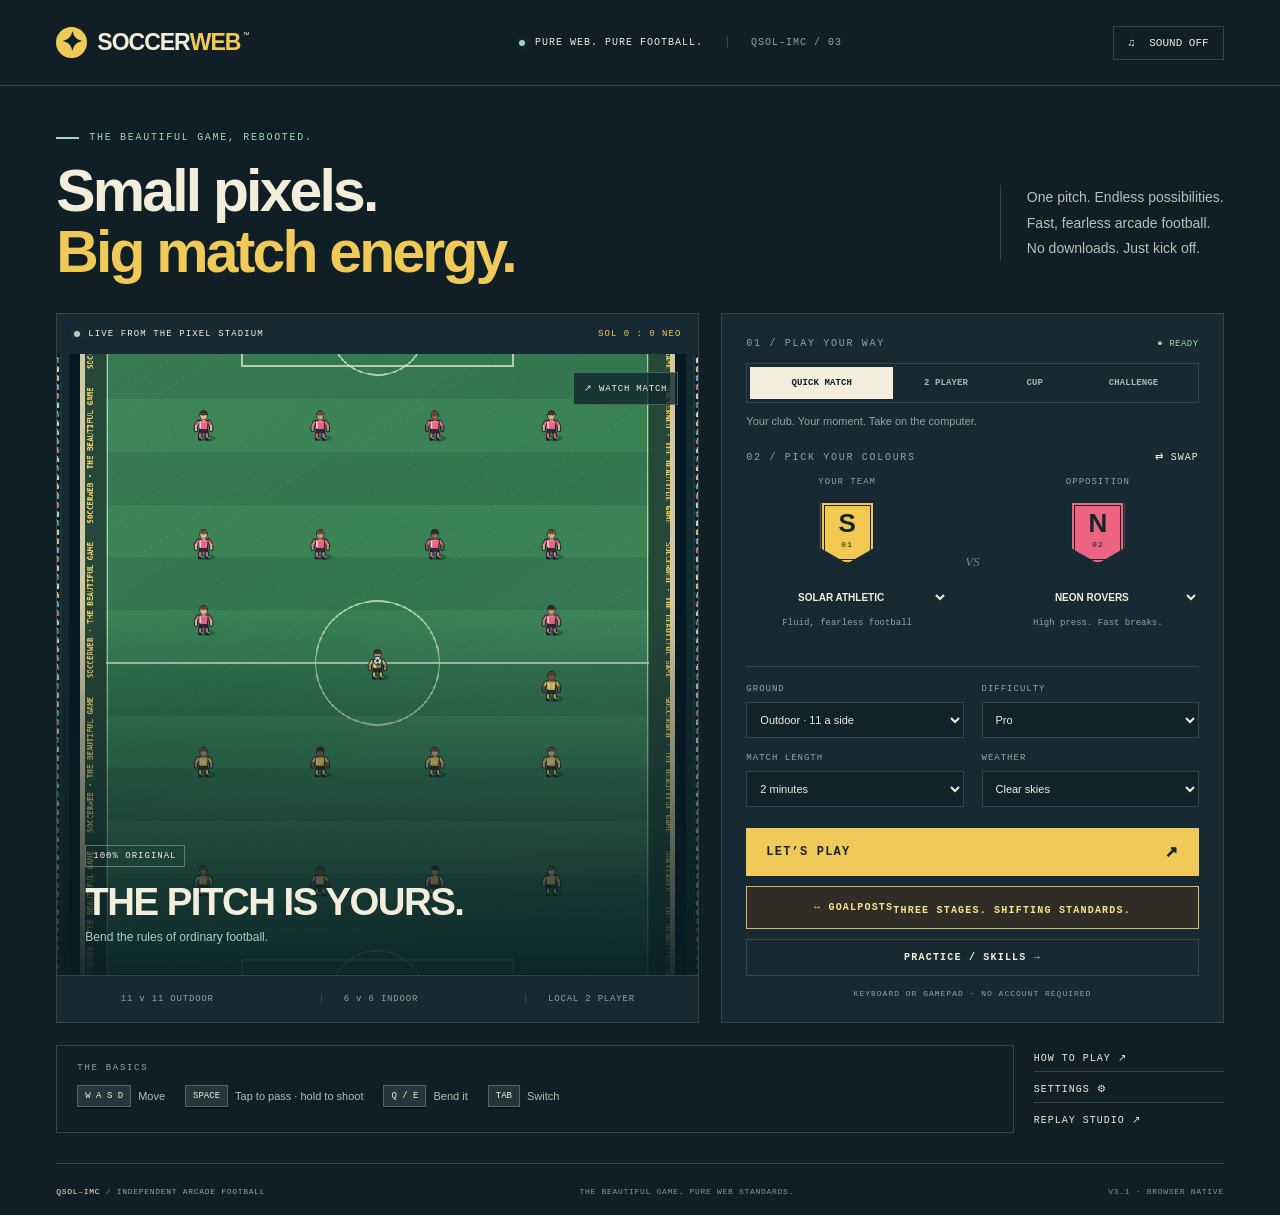
<file: index.html>
<!doctype html>
<html lang="en">
<head>
  <meta charset="utf-8"><meta name="viewport" content="width=device-width,initial-scale=1">
  <meta name="theme-color" content="#14252d"><meta name="description" content="Original arcade football. Bend it, chip it, win it. Built with pure web standards by QSOL-IMC.">
  <title>SOCCERWEB — The beautiful game.</title>
  <link rel="icon" href="./icon.svg" type="image/svg+xml"><link rel="manifest" href="./manifest.webmanifest"><link rel="stylesheet" href="./style.css">
</head>
<body>
<header class="topbar"><a class="brand" href="./" aria-label="Soccerweb home"><span class="brand-ball">✦</span> SOCCER<span>WEB</span><sup>™</sup></a><div class="top-meta"><span class="live-dot"></span> PURE WEB. PURE FOOTBALL. <span class="edition">QSOL–IMC / 03</span></div><button id="sound-toggle" class="icon-button" aria-label="Enable or mute audio" title="Enable or mute audio">♫ <span>SOUND OFF</span></button></header>
<main>
<section id="menu" aria-label="Match setup">
  <div class="intro"><div><p class="eyebrow"><span class="tiny-line"></span> THE BEAUTIFUL GAME, REBOOTED.</p><h1>Small pixels.<br><em>Big match energy.</em></h1></div><p class="intro-copy">One pitch. Endless possibilities.<br>Fast, fearless arcade football.<br>No downloads. Just kick off.</p></div>
  <div class="menu-grid">
    <div class="showcase">
      <div class="preview-tag"><span class="live-dot"></span> LIVE FROM THE PIXEL STADIUM <span id="demo-score">SOL 0 : 0 NEO</span></div>
      <div class="canvas-wrap"><canvas id="preview" aria-label="Live computer versus computer football demonstration"></canvas><div class="preview-caption"><span class="pill">100% ORIGINAL</span><h2>THE PITCH IS YOURS.</h2><p>Bend the rules of ordinary football.</p></div><button id="watch-demo" class="demo-button">↗ WATCH MATCH</button></div>
      <div class="showcase-footer"><span>11 v 11 OUTDOOR</span><span>6 v 6 INDOOR</span><span>LOCAL 2 PLAYER</span></div>
    </div>
    <section class="setup-card" aria-label="Create match">
      <div class="section-label"><span>01 / PLAY YOUR WAY</span><span class="status-dot">● READY</span></div>
      <div class="mode-tabs" role="group" aria-label="Game mode"><button data-mode="quick" class="active">QUICK MATCH</button><button data-mode="local">2 PLAYER</button><button data-mode="cup">CUP</button><button data-mode="challenge">CHALLENGE</button></div>
      <p id="mode-description" class="mode-description">Your club. Your moment. Take on the computer.</p>
      <div class="section-label"><span>02 / PICK YOUR COLOURS</span><button id="swap-teams" class="text-button" aria-label="Swap teams">⇄ SWAP</button></div>
      <div class="team-selectors"><div><label for="home-team">YOUR TEAM</label><div id="home-badge" class="team-badge">S<span>01</span></div><select id="home-team" aria-label="Your team"></select><p id="home-style"></p></div><span class="versus">VS</span><div><label for="away-team">OPPOSITION</label><div id="away-badge" class="team-badge away">N<span>02</span></div><select id="away-team" aria-label="Opponent team"></select><p id="away-style"></p></div></div>
      <div class="match-options"><label>GROUND<select id="ground"><option value="outdoor">Outdoor · 11 a side</option><option value="indoor">Indoor · 6 a side</option></select></label><label>DIFFICULTY<select id="difficulty"><option value="1">Club</option><option value="2" selected>Pro</option><option value="3">Elite</option></select></label><label>MATCH LENGTH<select id="duration"><option value="60">1 minute</option><option value="120" selected>2 minutes</option><option value="240">4 minutes</option><option value="360">6 minutes</option></select></label><label>WEATHER<select id="weather"><option value="clear">Clear skies</option><option value="rain">Rain · slick turf</option></select></label></div>
      <button id="kickoff" class="primary">LET’S PLAY <span>↗</span></button><button id="goalposts-button" class="secondary goalposts-button">↔ GOALPOSTS <small>THREE STAGES. SHIFTING STANDARDS.</small></button><button id="practice-button" class="secondary">PRACTICE / SKILLS →</button><button id="continue" class="secondary" hidden>CONTINUE COMPETITION →</button>
      <p class="setup-note">KEYBOARD OR GAMEPAD · NO ACCOUNT REQUIRED</p>
    </section>
  </div>
  <div class="bottom-grid"><section class="control-strip"><div class="section-label">THE BASICS</div><div class="control-items"><span><kbd>W A S D</kbd> Move</span><span><kbd>SPACE</kbd> Tap to pass · hold to shoot</span><span><kbd>Q / E</kbd> Bend it</span><span><kbd>TAB</kbd> Switch</span></div></section><div class="utility"><button id="help-button">HOW TO PLAY ↗</button><button id="options-button">SETTINGS ⚙</button><button id="replays-button">REPLAY STUDIO ↗</button></div></div>
</section>
<section id="match" hidden aria-label="Football match">
  <div class="match-top"><button id="exit-match" class="text-button">← CLUBHOUSE</button><div class="match-heading"><span id="match-kind">OUTDOOR / QUICK MATCH</span><div class="scoreboard"><span id="score-home">SOL</span><strong id="score">0 <i>:</i> 0</strong><span id="score-away">NEO</span><div id="clock">00:00 · 1ST</div></div></div><button id="pause-button" class="text-button">Ⅱ PAUSE</button></div>
  <section id="goalposts-panel" class="practice-panel goalposts-panel" aria-label="Current standard and committee notices" hidden>
    <div class="standard-heading"><span id="goalposts-revision" class="standard-reference"></span><span id="goalposts-stamp" class="approval-stamp"></span></div>
    <div class="standard-brief"><strong id="goalposts-title"></strong><p id="goalposts-rule"></p><p id="goalposts-notice"></p></div>
    <div id="goalposts-announcement" class="committee-notice" role="status" aria-live="polite" aria-atomic="true"><strong id="goalposts-announcement-title"></strong><span id="goalposts-announcement-detail"></span></div>
    <small id="goalposts-tip"></small>
  </section>
  <div id="practice-panel" class="practice-panel" hidden><strong id="practice-title"></strong><p id="practice-copy" role="status"></p><small>Pause to retry or choose the next skill. Gamepad controls work here too.</small></div>
  <div class="match-stage"><canvas id="game" tabindex="0" aria-label="Football game. WASD to move, space to kick, Escape to pause."></canvas>
    <div id="match-banner" class="match-banner" aria-live="polite"></div><div id="replay-tag" class="replay-tag" hidden>◉ GOAL REPLAY · SLOW MOTION</div>
    <div id="pause-overlay" class="game-overlay" hidden><div class="overlay-panel"><p class="eyebrow">TAKE A BREATHER</p><h2>HALF A MOMENT.</h2><p>The pitch will wait for you.</p><button id="resume" class="primary">BACK TO THE GAME →</button><button id="practice-retry" class="secondary" hidden>RETRY DRILL</button><button id="practice-next" class="secondary" hidden>NEXT SKILL →</button><button id="pause-save" class="secondary">EXPORT REPLAY SO FAR</button><button id="pause-quit" class="text-button">RETURN TO CLUBHOUSE</button></div></div>
    <div id="stage-overlay" class="game-overlay" hidden><div class="overlay-panel"><p class="eyebrow">COMMITTEE DECISION / APPROVED</p><h2 id="stage-title"></h2><p id="stage-copy"></p><p id="stage-rule" class="standard-next-rule"></p><p class="standard-footnote">Your recorded goals remain valid.</p><button id="stage-next" class="primary">NEXT STAGE →</button><button id="stage-retry" class="secondary">RETRY WHOLE RUN</button><button id="stage-export" class="secondary">EXPORT REPLAY SO FAR</button><button id="stage-home" class="text-button">RETURN TO CLUBHOUSE</button></div></div>
    <div id="result-overlay" class="game-overlay" hidden><div class="overlay-panel"><p class="eyebrow" id="result-label">FULL TIME</p><h2 id="result-title">WHAT A MATCH.</h2><p id="result-review" class="standard-review" hidden></p><p id="result-score"></p><ol id="result-standards" class="standard-ledger" hidden></ol><div id="result-stats" class="result-stats"></div><button id="result-next" class="primary">PLAY AGAIN →</button><button id="result-export" class="secondary">EXPORT THIS REPLAY</button><button id="result-home" class="text-button">RETURN TO CLUBHOUSE</button></div></div>
  </div>
  <div class="match-readout"><span id="possession-hint">LOOSE BALL</span><span id="charge-hint" aria-live="off"></span><span id="action-hint">FIND THE SPACE. PLAY THE PASS.</span></div>
  <div class="match-bottom"><span id="match-tip">SPACE: tap pass / hold shot · F: pass · R: chip · Q/E: curve · TAB: switch</span><span id="record-status"><span class="live-dot"></span> RECORDING</span></div>
</section>
<footer><span>QSOL–IMC <span class="muted">/ INDEPENDENT ARCADE FOOTBALL</span></span><span>THE BEAUTIFUL GAME. PURE WEB STANDARDS.</span><span id="offline-status">V3.1 · BROWSER NATIVE</span></footer>
</main>
<dialog id="goalposts-dialog" class="goalposts-dialog"><div class="dialog-head"><p class="eyebrow">DEPARTMENT OF SHIFTING STANDARDS</p><button class="close" aria-label="Close Goalposts">×</button></div><h2>GOALPOSTS <span>↔</span></h2><p>THE STANDARDS HAVE CHANGED. THE MATHS HASN’T.</p><p><strong>Outdoor · 5 v 5 · solo keyboard or gamepad.</strong> Three set-piece rounds against real defenders. Your goal stays fixed; the gold goal moves. Your competition save waits safely.</p><ol><li><strong>Moving the Goalposts:</strong> score once through a sliding 180-pixel mouth.</li><li><strong>Raising the Standard:</strong> score once as the opening resizes, never below 140 / 130 / 120 pixels at Club / Pro / Elite.</li><li><strong>The Rules Have Changed:</strong> sliding + resizing. Earn 2 points: any goal earns 1, a shot curved at release earns 2, even after a parry. A new possession or kick ends that bonus. No goals are taken away.</li></ol><p>A two-second warning precedes every shift. Motion and the timer stop during stoppages, pause and goal replays. Each stage allows 90 / 75 / 60 active seconds. Concede twice in a stage or run out of time and retry the run. After each goal, play restarts from the attacking setup.</p><label>Challenge difficulty<select id="goalposts-difficulty"><option value="1">Club · 90 seconds per stage</option><option value="2">Pro · 75 seconds per stage</option><option value="3">Elite · 60 seconds per stage</option></select></label><p id="goalposts-best"></p><details><summary>Optional dedication</summary><p>The Andrew Rusher Edition. A playful dedication, without implied endorsement. The absurd rules and commentary are fictional, not statements about any person.</p></details><button id="goalposts-start" class="primary">ACCEPT THE CURRENT STANDARD →</button></dialog>
<dialog id="practice-dialog"><div class="dialog-head"><p class="eyebrow">THE TRAINING GROUND</p><button class="close" aria-label="Close practice">×</button></div><h2>Build your next move.</h2><p>Learn on the pitch, at your pace. Your competition will wait. Automatic switching and Arcade curve assistance are enabled for these drills.</p><label>Choose a skill<select id="practice-drill"><option value="0">First touch &amp; movement</option><option value="1">Three passes</option><option value="2">Charge &amp; release</option><option value="3">Bend a goal</option><option value="4">Win the ball</option><option value="5">Read the goalkeeper</option></select></label><button id="practice-start" class="primary">START PRACTISING →</button></dialog>
<dialog id="help-dialog"><div class="dialog-head"><p class="eyebrow">THE TOUCHLINE MANUAL</p><button class="close" aria-label="Close dialog">×</button></div><h2>Easy to play.<br>Room to get good.</h2><div id="help-controls"></div><div class="help-copy"><p><strong>Tap your kick button to pass. Hold it, then release for power.</strong> Aim with your running direction before releasing. Near an opponent with the ball? Press kick to slide tackle, then release before kicking again. A dedicated pass or chip consumes a held kick until release. Use the dedicated pass button for a first-time pass.</p><p><strong>Bend it.</strong> Hold a curve key at release, then steer with left/right or curve keys during flight. Use chip for a lofted kick. Meet an airborne ball for a volley; move away from the opposition goal as you kick for an overhead attempt.</p><p><strong>Play the space.</strong> Teammates make runs. Switch to the nearest player, defend the shooting lane, and let your goalkeeper work. Rain changes traction and ball speed. Indoor walls keep the action alive.</p><p><strong>Gamepad:</strong> left stick / D-pad moves, A kicks, X passes, B chips, Y switches, shoulders bend, Start pauses. Connect two controllers for two players. Keyboard and gamepads may be mixed.</p><p><strong>Match rules:</strong> two halves, automatic throw-ins, corners and goal kicks. No offside, fouls or cards. Cup and Challenge draws continue with golden goal. The clock stops for set pieces and goal replays.</p></div></dialog>
<dialog id="options-dialog"><div class="dialog-head"><p class="eyebrow">MAKE IT YOUR GAME</p><button class="close" aria-label="Close dialog">×</button></div><h2>Settings</h2><div class="settings-grid"><label>Master volume<input id="master-volume" type="range" min="0" max="100" value="65"></label><label>Music<input id="music-volume" type="range" min="0" max="100" value="35"></label><label>Sound effects<input id="sfx-volume" type="range" min="0" max="100" value="70"></label><label>Aftertouch<select id="aftertouch"><option value="0">Off</option><option value="1">Subtle</option><option value="2" selected>Arcade</option><option value="3">Wild</option></select></label><label>Player selection<select id="selection"><option value="auto">Automatic + manual</option><option value="manual">Manual only</option></select></label><label>Visual style<select id="visual"><option value="clean">Clean pixels</option><option value="crt">CRT scanlines</option><option value="mint">Mint pitch palette</option><option value="pixel">Low-resolution pixels</option></select></label><label>Camera<select id="camera"><option value="follow">Follow the play</option><option value="wide">Wide tactical view</option><option value="close">Close action</option></select></label><label>Visual effects<select id="effects"><option value="balanced">Crowd, weather &amp; trails</option><option value="minimal">Minimal motion &amp; effects</option></select></label><label>Match seed<input id="seed" type="number" min="1" max="4294967295" value="1988"></label></div><h3>Controllers</h3><button id="controller-button" class="secondary">CONTROLLER TEST &amp; CALIBRATION →</button><p>USB SNES, standard gamepads, live inputs and local per-player profiles.</p><h3>Keyboard mapping</h3><p class="muted">Select a key, then press its replacement. Escape cancels. P and Escape pause.</p><div id="key-mappings"></div><button id="reset-keys" class="secondary">RESET CONTROLS</button><p id="mapping-message" role="status"></p></dialog>
<dialog id="controller-dialog"><div class="dialog-head"><p class="eyebrow">PLUG IN. PRESS. PLAY.</p><button class="close" aria-label="Close controller calibration">×</button></div><h2>Controller Test<br>&amp; Calibration</h2><p>Chrome: plug in your pad, then press a button. Choose <strong>SNES USB (common)</strong> for a generic adapter. B kicks, Y passes, A chips, X/Select switches, L/R bends, Start pauses. Adapters vary: select an action below, release all buttons, then press the physical button you want.</p><p>While this test screen is open, controller buttons only test inputs; use mouse or keyboard to assign and close it.</p><p>D-pad up/down moves menu focus; left/right changes a selected option. Kick confirms, chip goes back. In matches, the D-pad moves your player. Two pads use separate profiles in connection order; disconnect pauses play.</p><div class="settings-grid"><label>Player<select id="pad-player"><option value="0">Player 1 / first connected pad</option><option value="1">Player 2 / second connected pad</option></select></label><label>Layout<select id="pad-preset"><option value="standard">Standard Gamepad API</option><option value="snes">SNES USB (common)</option><option value="custom">Custom assignment</option></select></label><label>D-pad input<select id="pad-movement"><option value="axes">Axes + direction buttons</option><option value="buttons">Direction buttons only</option></select></label><label>Horizontal axis<select id="pad-axis-x"><option value="0">0</option><option value="1">1</option><option value="2">2</option><option value="3">3</option><option value="4">4</option><option value="5">5</option><option value="6">6</option><option value="7">7</option><option value="8">8</option><option value="9">9</option><option value="10">10</option><option value="11">11</option><option value="12">12</option><option value="13">13</option><option value="14">14</option><option value="15">15</option></select></label><label>Vertical axis<select id="pad-axis-y"><option value="0">0</option><option value="1">1</option><option value="2">2</option><option value="3">3</option><option value="4">4</option><option value="5">5</option><option value="6">6</option><option value="7">7</option><option value="8">8</option><option value="9">9</option><option value="10">10</option><option value="11">11</option><option value="12">12</option><option value="13">13</option><option value="14">14</option><option value="15">15</option></select></label></div><div id="pad-direction" class="pad-direction" aria-label="Current D-pad direction">D-PAD · CENTRED</div><p id="pad-actions"></p><p id="pad-status" class="pad-status"></p><div id="pad-bindings"></div><button id="pad-cancel" class="secondary" hidden>CANCEL BUTTON ASSIGNMENT</button><p id="pad-message" role="status"></p></dialog>
<dialog id="replays-dialog"><div class="dialog-head"><p class="eyebrow">EVERY TICK TELLS A STORY</p><button class="close" aria-label="Close dialog">×</button></div><h2>Replay studio</h2><p>Export a match from the pause or results screen. Import its JSON here to verify every recorded checkpoint and watch it again.</p><label class="file-label">IMPORT REPLAY<input id="replay-file" type="file" accept=".json,application/json"></label><p id="replay-message" role="status"></p><button id="watch-replay" class="primary" hidden>WATCH VERIFIED REPLAY →</button><h3>Competition record</h3><div id="competition-record">No competition started yet.</div></dialog>
<div id="toast" role="status" hidden></div>
<noscript><p class="noscript">SOCCERWEB needs JavaScript enabled to run the football simulation.</p></noscript>
<script type="module" src="./app.mjs"></script>
</body></html>
</file>
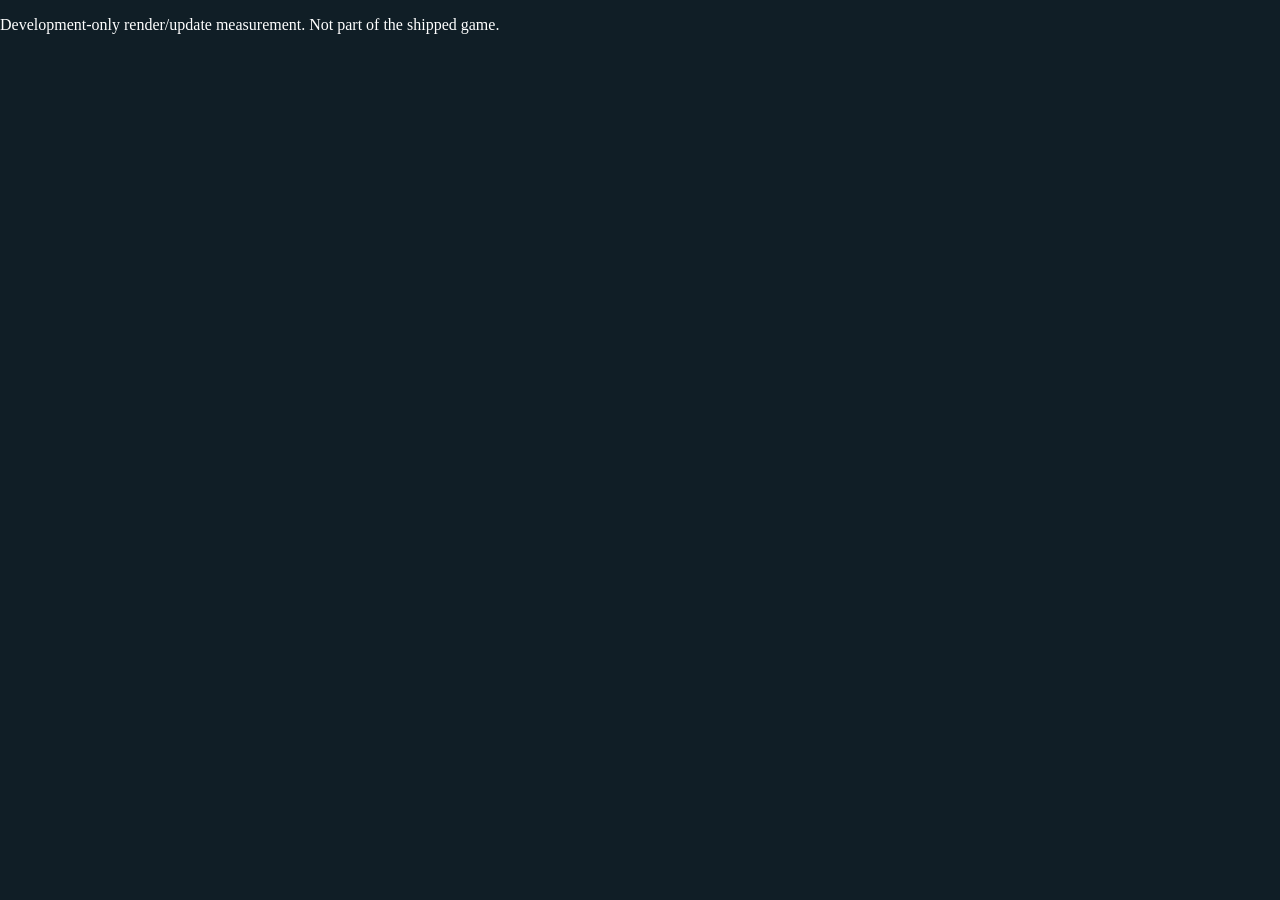
<file: tests/probe.html>
<!doctype html><meta charset="utf-8"><title>SOCCERWEB development measurement harness</title><style>body{margin:0;background:#101e26;color:white}</style><p>Development-only render/update measurement. Not part of the shipped game.</p>
</file>
<file: style.css>
:root{--bg:#101e26;--panel:#172932;--panel2:#1c3038;--border:#33454a;--cream:#f3eddb;--muted:#91a5a7;--yellow:#f0ca58;--mint:#a5d5bb;--coral:#ed8b74;color-scheme:dark;font-family:Arial,Helvetica,sans-serif}*{box-sizing:border-box}body{margin:0;background:var(--bg);color:var(--cream)}button,input,select{font:inherit}button,a,select,input{ -webkit-tap-highlight-color:transparent}button{cursor:pointer}button:disabled{opacity:.45;cursor:not-allowed}button:focus-visible,a:focus-visible,input:focus-visible,select:focus-visible,canvas:focus-visible{outline:3px solid var(--yellow);outline-offset:4px}[hidden]{display:none!important}button{color:inherit}a{color:inherit;text-decoration:none}.topbar{height:86px;border-bottom:1px solid var(--border);display:flex;align-items:center;justify-content:space-between;padding:0 4.4%;gap:20px}.brand{display:flex;align-items:center;font-size:23px;letter-spacing:-1px;font-weight:900}.brand>span:not(.brand-ball){color:var(--yellow)}.brand sup{font:9px monospace;align-self:flex-start;margin-top:5px;margin-left:3px}.brand-ball{display:inline-grid;place-items:center;width:31px;height:31px;margin-right:10px;border-radius:50%;background:var(--yellow);color:var(--bg);font-size:26px}.top-meta{font:10px monospace;letter-spacing:1px;display:flex;align-items:center;gap:10px}.edition{border-left:1px solid var(--border);margin-left:14px;padding-left:23px;color:var(--muted)}.live-dot{display:inline-block;width:6px;height:6px;border-radius:50%;background:var(--mint);box-shadow:0 0 8px #a5d5bb33;flex-shrink:0}.icon-button{background:transparent;border:1px solid var(--border);padding:10px 14px;font:11px monospace}.icon-button span{margin-left:8px}main{max-width:1600px;margin:auto;padding:0 4.4%}.intro{display:flex;justify-content:space-between;align-items:center;padding:46px 0 31px;gap:24px}.eyebrow,.section-label{font:10px monospace;letter-spacing:1.7px}.eyebrow{color:var(--mint);margin:0 0 17px;display:flex;align-items:center;gap:10px}.tiny-line{display:inline-block;width:23px;height:2px;background:var(--mint)}h1{font-size:clamp(36px,4.6vw,65px);line-height:1.04;letter-spacing:-2.8px;margin:0;font-weight:900}h1 em{color:var(--yellow);font-style:normal}.intro-copy{font-size:14px;line-height:1.8;color:#b5c2bc;border-left:1px solid var(--border);padding-left:26px;margin:32px 0 0}.menu-grid{display:grid;grid-template-columns:minmax(0,1.28fr) minmax(360px,1fr);gap:22px;align-items:stretch}.showcase{border:1px solid var(--border);display:flex;flex-direction:column;min-height:550px;overflow:hidden}.preview-tag{height:40px;padding:0 17px;display:flex;align-items:center;gap:8px;font:9px monospace;letter-spacing:1.1px;background:var(--panel)}.preview-tag>span:last-child{margin-left:auto;color:var(--yellow);letter-spacing:1px}.canvas-wrap{position:relative;flex:1;min-height:420px;background:#25543d}#preview{position:absolute;width:100%;height:100%;inset:0}.canvas-wrap:after{content:'';position:absolute;inset:40% 0 0;background:linear-gradient(transparent,#081c24e8);pointer-events:none}.preview-caption{position:absolute;z-index:1;bottom:31px;left:28px;pointer-events:none}.pill{display:inline-block;padding:5px 7px;border:1px solid #e3ebd459;color:var(--cream);font:9px monospace;letter-spacing:1px}.preview-caption h2{font-size:clamp(23px,3vw,39px);font-weight:900;letter-spacing:-1.5px;margin:13px 0 6px}.preview-caption p{font-size:12px;color:#b5cac5;margin:0}.demo-button{position:absolute;right:20px;top:18px;z-index:1;background:#10272dc9;border:1px solid #c7e6d448;padding:10px;font:9px monospace;letter-spacing:.8px}.showcase-footer{display:flex;justify-content:space-around;background:var(--panel);border-top:1px solid var(--border);font:9px monospace;letter-spacing:.8px;padding:18px 10px;color:var(--muted)}.showcase-footer span+span{border-left:1px solid var(--border);padding-left:22px}.setup-card{background:var(--panel);border:1px solid var(--border);padding:24px}.section-label{color:var(--muted);display:flex;justify-content:space-between;align-items:center;gap:8px;margin-bottom:14px}.status-dot{color:var(--mint);font-size:9px;letter-spacing:.5px}.mode-tabs{display:grid;grid-template-columns:1.4fr 1fr .7fr 1.2fr;border:1px solid var(--border);padding:3px;gap:2px}.mode-tabs button{padding:11px 3px;border:0;background:transparent;font:bold 9px monospace;white-space:nowrap;letter-spacing:.1px;color:#a6b8b7}.mode-tabs button.active{background:var(--cream);color:var(--bg)}.mode-description{font-size:11px;color:var(--muted);margin:12px 0 23px;min-height:13px}.text-button{background:none;border:0;padding:0;font:10px monospace;letter-spacing:1px;color:var(--cream)}.text-button:hover,.utility button:hover{color:var(--yellow)}.team-selectors{display:grid;grid-template-columns:1fr 25px 1fr;gap:12px;text-align:center;margin:0 0 20px}.team-selectors label{font:9px monospace;letter-spacing:1px;color:var(--muted)}.team-badge{--kit:var(--yellow);width:53px;height:61px;background:var(--kit);color:#12252c;border:4px double #152831;outline:1px solid var(--kit);clip-path:polygon(0 0,100% 0,100% 75%,50% 100%,0 75%);margin:15px auto 12px;font-weight:900;font-size:26px;line-height:34px}.team-badge span{display:block;font:8px monospace;letter-spacing:1px}.team-badge.away{--kit:#ec6482}.team-selectors select{width:100%;padding:8px 3px;text-align:center;font-weight:bold;font-size:10px;background:transparent;border:0;color:var(--cream)}.team-selectors p{font:9px monospace;color:var(--muted);margin:6px -5px;min-height:22px}.versus{color:#71878a;font:italic 13px Georgia;align-self:center}.match-options{display:grid;grid-template-columns:1fr 1fr;gap:15px 18px;border-top:1px solid var(--border);padding-top:17px;margin-bottom:21px}label{font:9px monospace;letter-spacing:1px;color:var(--muted);display:block}select,input[type=number]{width:100%;padding:10px 9px;background:#10232b;border:1px solid var(--border);border-radius:0;color:var(--cream);font:11px Arial,sans-serif;margin-top:8px}select option{background:#152932}.primary,.secondary{width:100%;display:flex;align-items:center;justify-content:space-between;padding:16px 19px;background:var(--yellow);border:1px solid var(--yellow);color:#14252c;font:bold 12px monospace;letter-spacing:1.2px;transition:background .15s,transform .15s}.primary:hover{background:#ffe087;transform:translateY(-1px)}.primary span{font-size:21px;line-height:14px}.secondary{background:transparent;color:var(--cream);border-color:var(--border);font-size:10px;justify-content:center;padding:12px;margin-top:10px}.secondary:hover{border-color:var(--muted)}.setup-note{text-align:center;color:var(--muted);font:8px monospace;letter-spacing:1px;margin:13px 0 0}.bottom-grid{display:grid;grid-template-columns:1fr auto;gap:20px;margin:22px 0 30px}.control-strip{border:1px solid var(--border);padding:17px 20px}.control-strip .section-label{font-size:9px;margin-bottom:12px}.control-items{display:flex;gap:20px;flex-wrap:wrap}.control-items span{font-size:11px;color:#afbfba;display:flex;align-items:center;gap:7px}kbd{border:1px solid #536462;background:#23373b;box-shadow:0 2px 0 #06171b;padding:5px 7px;white-space:nowrap;color:var(--cream);font:9px monospace}.utility{display:grid;gap:4px;align-items:center;min-width:190px}.utility button{border:0;border-bottom:1px solid var(--border);padding:7px 0;background:transparent;text-align:left;font:10px monospace;letter-spacing:1px}.utility button:last-child{border-bottom:0}footer{border-top:1px solid var(--border);display:flex;justify-content:space-between;gap:20px;font:8px monospace;letter-spacing:.7px;color:#83999b;padding:23px 0}.muted{color:var(--muted)}footer>span:first-child{color:var(--cream)}.match-top,.match-bottom{display:flex;align-items:center;justify-content:space-between;font:10px monospace;letter-spacing:1px;padding:20px 0;color:var(--muted)}.match-stage{position:relative;height:min(76vh,840px);min-height:420px;border:1px solid var(--border);overflow:hidden}#game{display:block;width:100%;height:100%;outline:none}.scoreboard{position:absolute;top:17px;left:50%;transform:translateX(-50%);display:grid;grid-template-columns:80px 120px 80px;text-align:center;align-items:center;background:#101f2bee;border:1px solid #cedacc35;box-shadow:0 4px 20px #0004;font:bold 14px monospace}.scoreboard>span{padding:16px 7px;border-bottom:3px solid var(--yellow)}.scoreboard>span:nth-of-type(2){border-color:#ec6482}.scoreboard strong{font-size:30px;letter-spacing:4px}.scoreboard i{font-style:normal;color:#819b9d;font-size:19px}#clock{grid-column:1/-1;background:#f1eddc;color:#223137;padding:5px;font:bold 10px monospace;letter-spacing:2px}.match-banner{position:absolute;left:50%;top:43%;transform:translate(-50%,-50%);text-align:center;font-weight:900;font-size:clamp(24px,5vw,60px);letter-spacing:-1px;color:var(--cream);text-shadow:4px 4px 0 #17262c;white-space:nowrap;pointer-events:none}.match-banner small{display:block;font:11px monospace;letter-spacing:3px;margin-top:15px}.replay-tag{position:absolute;left:20px;bottom:22px;background:var(--yellow);color:#14252c;padding:10px 14px;font:bold 11px monospace}.match-bottom{font-size:9px;gap:20px;line-height:1.6}#record-status{white-space:nowrap}.game-overlay{position:absolute;inset:0;background:#0b1c27cc;backdrop-filter:blur(5px);display:grid;place-items:center;z-index:4}.overlay-panel{padding:30px;background:var(--panel);border:1px solid #5b716b;width:min(420px,90%);text-align:center}.overlay-panel .eyebrow{justify-content:center}.overlay-panel h2{font-size:31px;letter-spacing:-1px;margin:15px 0}.overlay-panel p{font-size:13px;color:var(--muted);line-height:1.6}.overlay-panel .text-button{margin-top:24px}.result-stats{display:grid;grid-template-columns:1fr 1fr 1fr;gap:10px;margin:20px 0;font:11px monospace}.result-stats small{display:block;color:var(--muted);font:8px monospace;margin-top:7px}dialog{max-width:680px;width:calc(100% - 32px);max-height:90vh;padding:30px;background:var(--panel);color:var(--cream);border:1px solid #627774;box-shadow:0 20px 100px #0009}dialog::backdrop{background:#07141cd9;backdrop-filter:blur(4px)}.dialog-head{display:flex;justify-content:space-between;align-items:center}.dialog-head .eyebrow{margin:0}.close{background:none;border:0;font-size:29px;color:var(--muted)}dialog h2{font-size:38px;letter-spacing:-1.3px;margin:20px 0 25px;line-height:1.05}dialog h3{font:12px monospace;color:var(--yellow);margin-top:30px}dialog p{font-size:13px;line-height:1.8;color:#b3c6c1}.help-copy p{padding-top:10px;border-top:1px solid var(--border)}.help-copy strong{color:var(--cream)}table{border-collapse:collapse;width:100%;font:11px monospace}td,th{padding:12px 6px;text-align:left;border-bottom:1px solid var(--border);line-height:1.7}th{color:var(--muted);font-size:9px}.settings-grid{display:grid;grid-template-columns:1fr 1fr;gap:22px}.settings-grid label{font:11px monospace;letter-spacing:0}.settings-grid input[type=range]{display:block;width:100%;accent-color:var(--yellow);margin-top:15px}.key-button{min-width:65px;padding:6px 10px;border:1px solid var(--border);background:#10222b;font:10px monospace}.file-label{display:block;border:1px dashed var(--muted);padding:20px;color:var(--yellow);margin-top:25px}.file-label input{display:block;font:11px monospace;letter-spacing:0;margin-top:15px;max-width:100%}#toast{position:fixed;bottom:25px;left:50%;transform:translateX(-50%);background:var(--cream);color:var(--bg);padding:15px 22px;z-index:20;font:12px monospace;box-shadow:0 4px 30px #0006;max-width:90%}.noscript{padding:30px;background:var(--yellow);color:var(--bg)}@media(min-width:1500px){.setup-card{padding:30px}.canvas-wrap{min-height:480px}.team-selectors{margin-top:20px;margin-bottom:28px}}@media(max-width:1000px){.top-meta{display:none}.menu-grid{grid-template-columns:1fr 1fr;gap:15px}.setup-card{padding:18px}.showcase-footer{font-size:7px}.showcase-footer span+span{padding-left:10px}.preview-tag{font-size:8px;padding:0 10px}.preview-tag>span:last-child{display:none}.control-items{gap:13px}.intro-copy{font-size:12px}footer>span:nth-child(2){display:none}.preview-caption{left:20px}.team-selectors{gap:4px}.mode-tabs button{font-size:8px}.match-options{gap:12px}.bottom-grid{gap:15px}}@media(max-width:720px){.topbar{height:68px;padding:0 20px}.brand{font-size:20px}.icon-button span{display:none}main{padding:0 20px}.intro{padding:30px 0 25px}.intro-copy{display:none}h1{font-size:44px;letter-spacing:-2px}.eyebrow{font-size:8px}.menu-grid{display:flex;flex-direction:column}.showcase{min-height:300px}.canvas-wrap{min-height:255px}.preview-caption{bottom:20px}.preview-caption h2{font-size:29px}.preview-caption p{font-size:11px}.showcase-footer{padding:12px;font-size:8px}.setup-card{padding:22px}.team-selectors{gap:12px}.team-selectors p{min-height:12px}.mode-tabs button{font-size:9px}.bottom-grid{display:flex;flex-direction:column}.utility{display:flex;justify-content:space-between;gap:12px}.utility button{font-size:8px;border:0}.control-strip{padding:17px}.control-items{gap:15px}.control-items span{font-size:10px}footer{font-size:7px;line-height:1.8}footer .muted{display:none}.match-stage{height:70vh;min-height:420px;margin:0 -20px;border-left:0;border-right:0}.match-top{font-size:8px}.match-top .text-button{font-size:8px}.scoreboard{grid-template-columns:65px 95px 65px;top:12px}.scoreboard strong{font-size:24px}.scoreboard>span{padding:12px 6px;font-size:12px}.match-bottom{font-size:8px}.match-banner{font-size:36px}.settings-grid{gap:20px 14px}dialog{padding:24px}.overlay-panel{padding:25px}.preview-tag>span:last-child{display:block}#record-status{display:none}}@media(prefers-reduced-motion:reduce){*{scroll-behavior:auto!important;transition:none!important}}

/* Phase 2: the broadcast scoreboard is outside the canvas, leaving both goalmouths visible. */
.match-top{padding:15px 0;min-height:106px;gap:16px}.match-heading{display:flex;flex-direction:column;align-items:center;gap:9px}.match-heading>#match-kind{font:9px monospace;letter-spacing:1.3px}.match-heading .scoreboard{position:static;transform:none;box-shadow:none;grid-template-columns:76px 108px 76px}.match-heading .scoreboard>span{padding:10px 7px}.match-heading .scoreboard strong{font-size:27px}.match-heading #clock{padding:4px}.match-readout{display:flex;justify-content:space-between;align-items:center;gap:16px;border:1px solid var(--border);border-top:0;background:#132730;padding:11px 15px;font:10px monospace;letter-spacing:1px}.match-readout #possession-hint{color:var(--yellow)}.match-readout #action-hint{color:var(--mint);text-align:right}.match-stage{background:#132b32}.match-banner{background:#102832df;padding:16px 24px;white-space:normal;min-width:240px;max-width:85%;line-height:1.1}.match-banner:empty{display:none}.match-banner small{line-height:1.5}.match-bottom{padding:15px 0}.scoreboard{font-variant-numeric:tabular-nums}.overlay-panel:focus-within{border-color:#a5d5bb}.team-badge{filter:drop-shadow(0 3px 2px #0004)}
@media(max-width:720px){.match-top{gap:8px;min-height:104px}.match-heading .scoreboard{grid-template-columns:45px 80px 45px}.match-heading .scoreboard>span{font-size:10px;padding:9px 3px}.match-heading .scoreboard strong{font-size:23px}.match-heading>#match-kind{max-width:170px;font-size:7px;line-height:1.5;text-align:center}.match-readout{margin:0 -20px;font-size:8px;padding:11px 12px}.match-top>.text-button{font-size:7px;letter-spacing:0}.match-banner{padding:14px;font-size:30px}.match-stage{height:68vh}}

.practice-panel{padding:16px 20px;border:1px solid var(--border);background:var(--panel);margin-bottom:12px;line-height:1.5}.practice-panel strong{color:var(--yellow)}.practice-panel p{margin:6px 0}.practice-panel small{color:var(--muted)}#charge-hint{color:var(--cream)}#practice-drill{width:100%;margin:10px 0 22px}.match-readout{gap:12px;flex-wrap:wrap}

.goalposts-button{border-color:#deb860;background:#302d26;color:#ffe28c}.goalposts-button small{display:block;margin-top:6px;font-size:10px;letter-spacing:.12em}.goalposts-panel{border-color:#bb9953;background:#2b2a24}.goalposts-panel strong,.goalposts-dialog h2 span{color:#ffe28c}#goalposts-notice{font-family:monospace;color:#ffe28c;margin:8px 0}.goalposts-dialog li{margin:12px 0}.goalposts-dialog details{margin:18px 0;color:#bdd1cd}.goalposts-dialog summary{cursor:pointer}#stage-overlay .overlay-panel h2{font-size:clamp(24px,4vw,40px)}

.pad-status{overflow-wrap:anywhere;font:12px monospace;color:var(--muted)}

.pad-direction{border:1px solid #a1ccbd;padding:18px;text-align:center;font:bold 22px monospace;color:#ffe28c}#pad-actions{min-height:3em;font:12px monospace;color:#bdd5cc}
/* GOALPOSTS paperwork lives outside the pitch; players and camera keep their scale. */
.goalposts-panel{display:grid;grid-template-columns:minmax(0,1.1fr) minmax(0,1fr);grid-template-areas:"heading heading" "brief notice" "tip tip";gap:6px 20px;padding:12px 16px;background:#252b28;border:1px solid #a99862;border-left:4px solid #d6bb75;box-shadow:inset 0 0 0 3px #152820}
.standard-heading{grid-area:heading;display:flex;align-items:center;justify-content:space-between;gap:12px}.standard-reference{font:bold 10px monospace;letter-spacing:1.3px;color:#e1c994;font-variant-numeric:tabular-nums}.approval-stamp{display:inline-block;border:2px double #b9d8ab;padding:3px 8px;color:#d4e8ba;font:bold 10px monospace;letter-spacing:1.3px}
.standard-brief{grid-area:brief;align-self:center}.standard-brief>strong{font:bold 14px monospace}.standard-brief #goalposts-rule{font:11px/1.5 monospace;margin:4px 0;color:#ecedda}.standard-brief #goalposts-notice{font:bold 11px/1.4 monospace;margin:4px 0;color:#ffe28c}
.committee-notice{grid-area:notice;align-self:center;min-height:68px;border-left:1px dashed #b9ac776b;padding:7px 0 7px 16px;display:flex;flex-direction:column;justify-content:center;gap:6px}.committee-notice>strong{font:bold 13px/1.35 monospace;color:#ffebbb}.committee-notice>span{font:11px/1.5 monospace;color:#d1dbcd}.goalposts-panel #goalposts-tip{grid-area:tip;font-size:10px;line-height:1.4;color:#bac8bf;margin:2px 0 0}
.criteria-revised .approval-stamp{animation:criteria-filed .32s ease-out;color:#ffe28c;border-color:#ffe28c}.criteria-revised{border-left-color:#ffdf81}@keyframes criteria-filed{from{transform:rotate(-3deg) scale(1.06)}to{transform:rotate(0) scale(1)}}
.quiet-announcements .approval-stamp{animation:none}.standards-mode .game-overlay{padding:16px}.standards-mode .overlay-panel{max-height:100%;overflow-y:auto;border:1px solid #cab77c;border-top:5px solid #d8c080;background:#242d29;box-shadow:inset 0 0 0 4px #152820}.standards-mode .overlay-panel h2{font:900 clamp(21px,2.7vw,29px)/1.18 monospace;letter-spacing:-.6px}.standards-mode #stage-overlay .overlay-panel h2{font-size:25px}.standards-mode .overlay-panel .eyebrow{color:#dfcf9d}.standard-next-rule{border:1px dashed #bba868;padding:10px;color:#eee7c5!important}.standard-footnote{font:10px monospace!important}.standard-review{font:bold 12px/1.5 monospace!important;color:#ffe28c!important}.standard-ledger{padding:0;list-style:none;font:11px/1.5 monospace;text-align:left;color:#d5e6bd;margin:12px 0}.standard-ledger li{padding:7px 0;border-bottom:1px dashed #b5bf9b55}
@media(max-width:720px){.goalposts-panel{grid-template-columns:1fr;grid-template-areas:"heading" "brief" "notice" "tip";gap:4px;padding:10px 12px}.committee-notice{min-height:65px;border-left:0;border-top:1px dashed #b9ac776b;padding:6px 0}.standard-reference{font-size:9px}.standard-brief>strong{font-size:13px}.standards-mode .overlay-panel{padding:18px}.standards-mode .result-stats{margin:12px 0}}
@media(prefers-reduced-motion:reduce){.criteria-revised .approval-stamp{animation:none;transform:none}}
</file>
